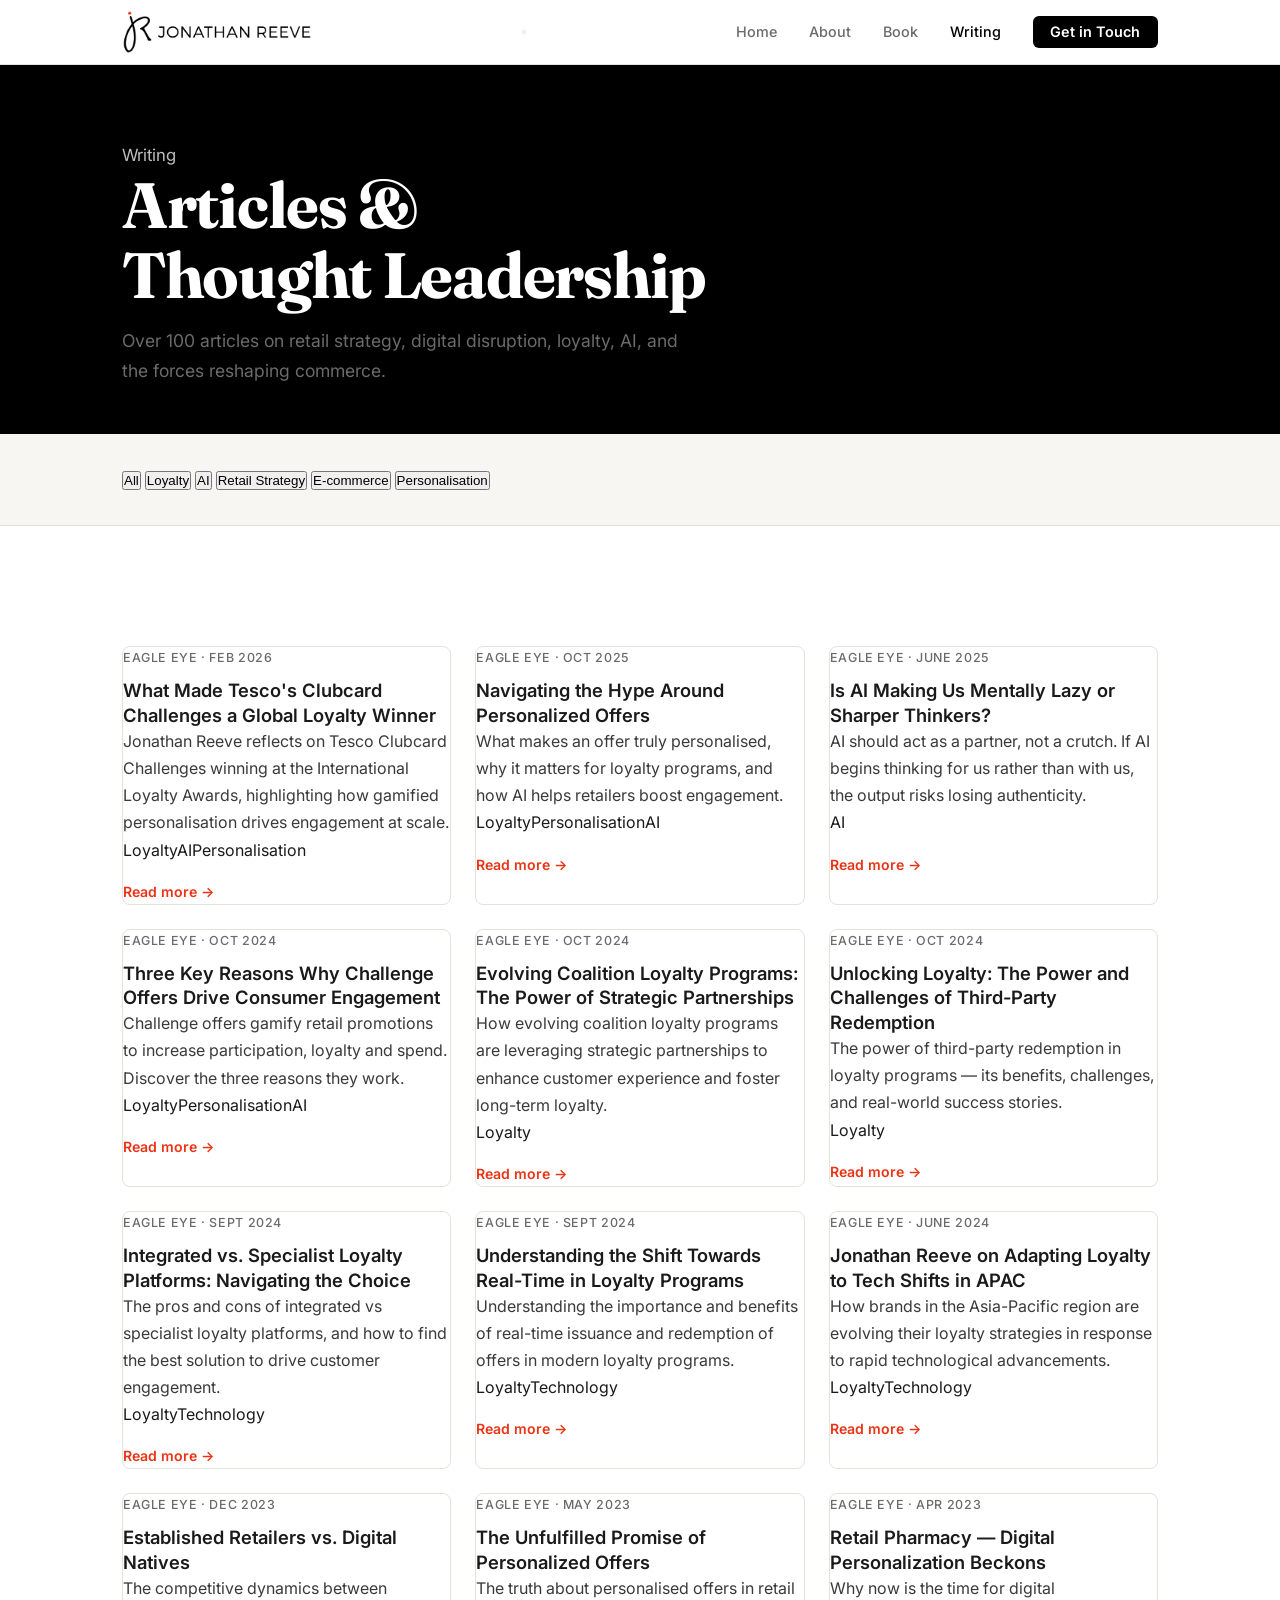
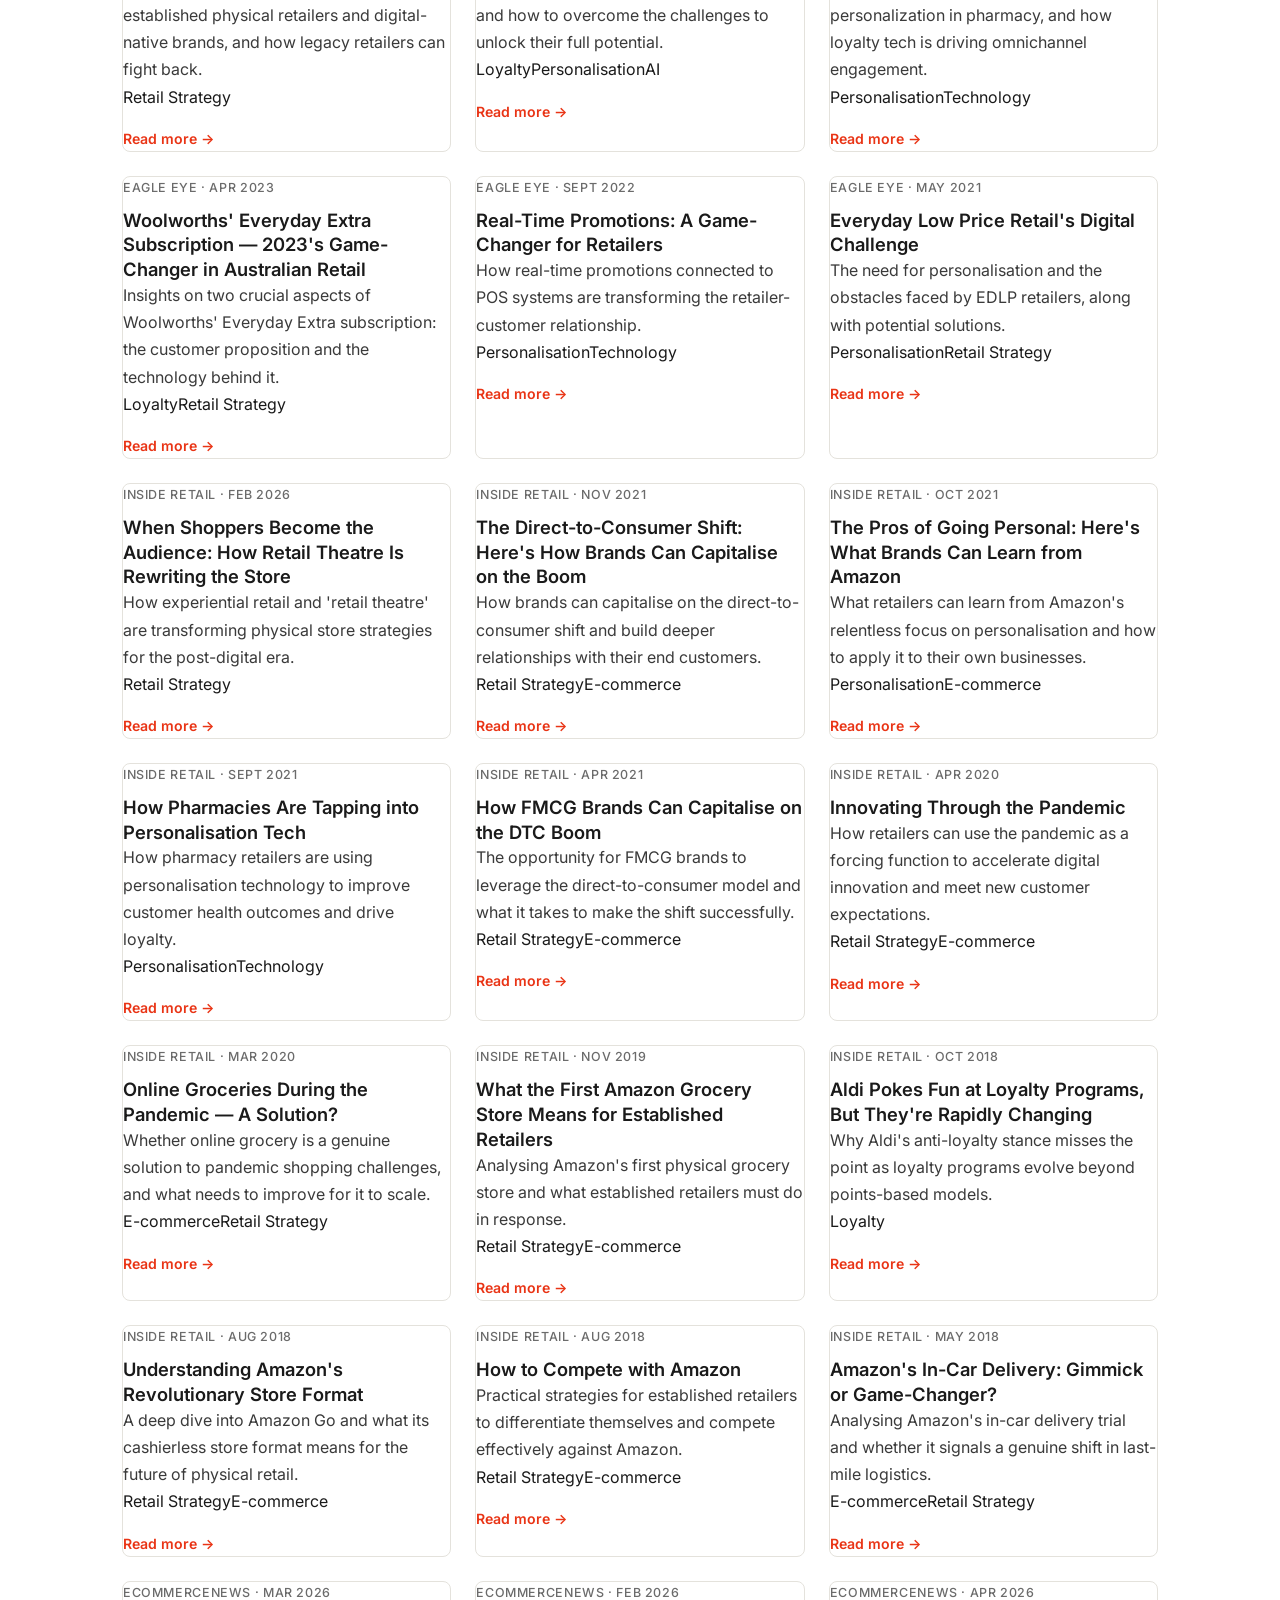
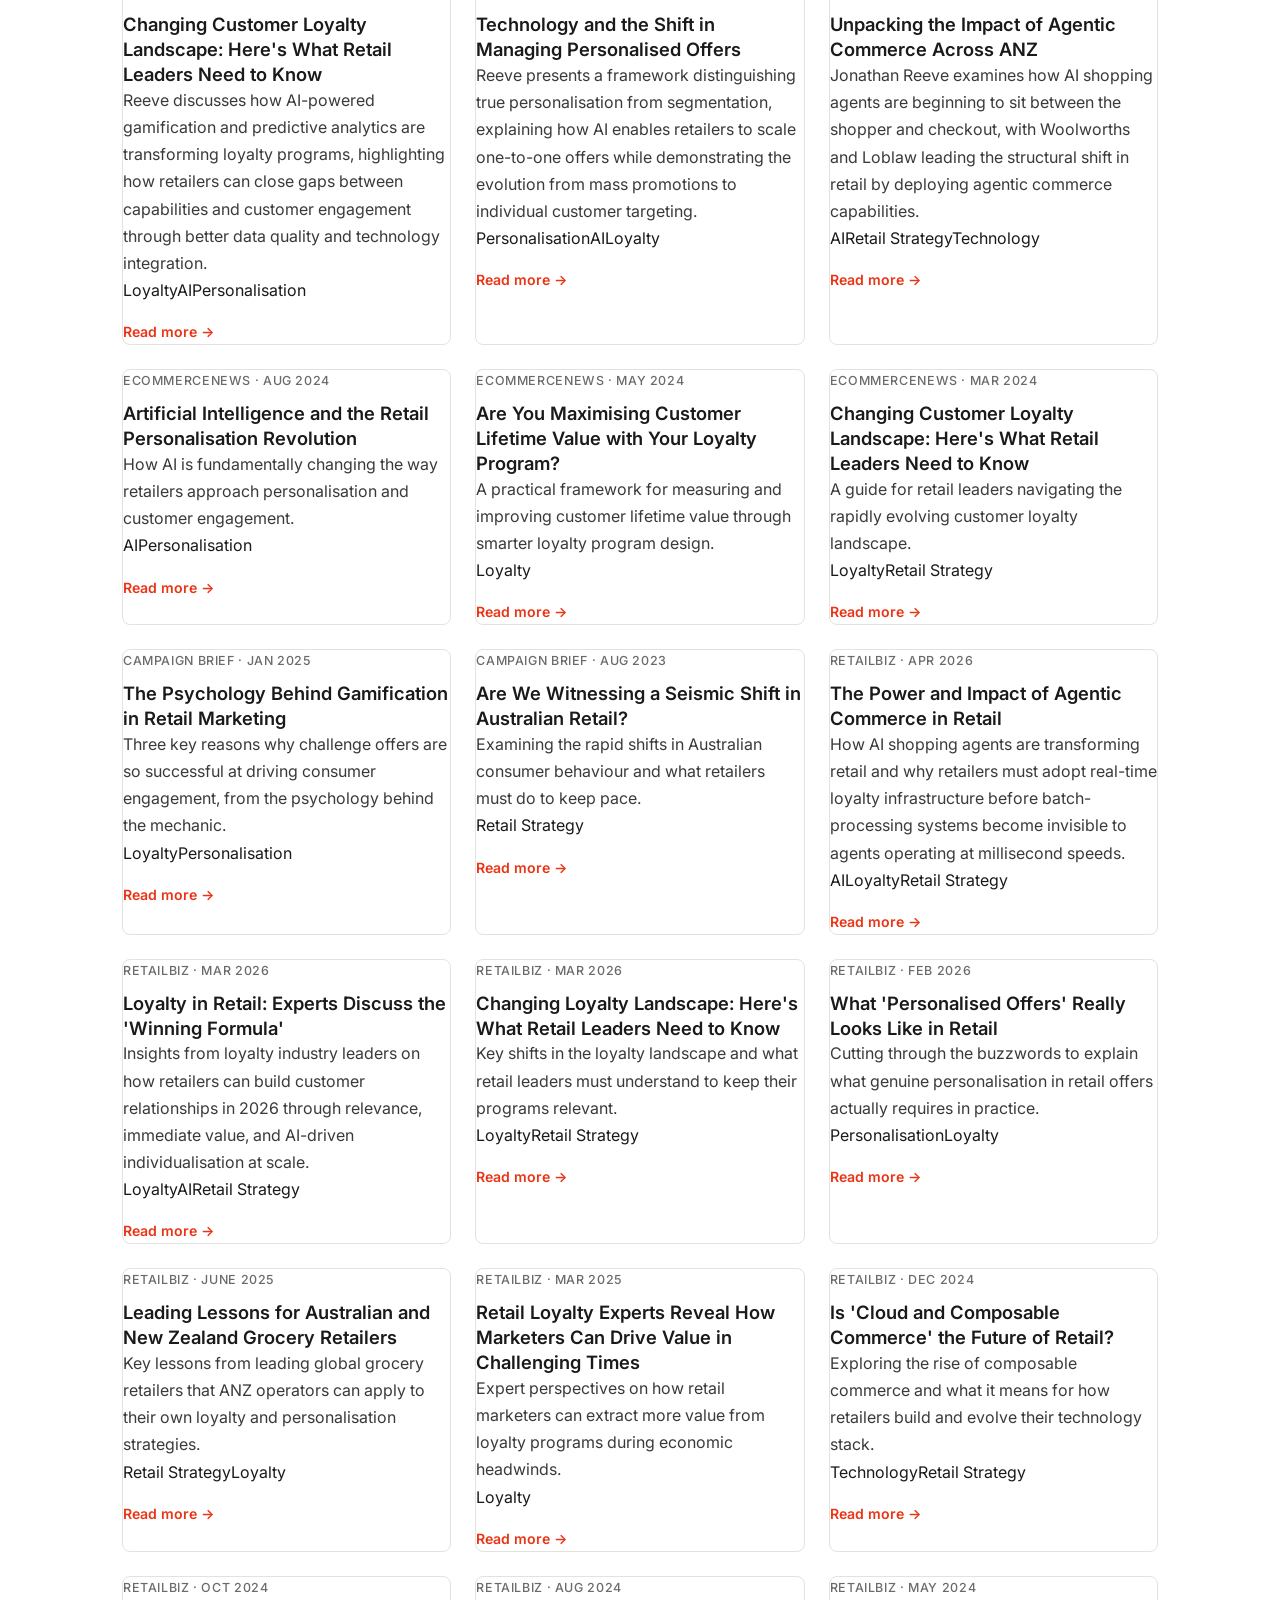
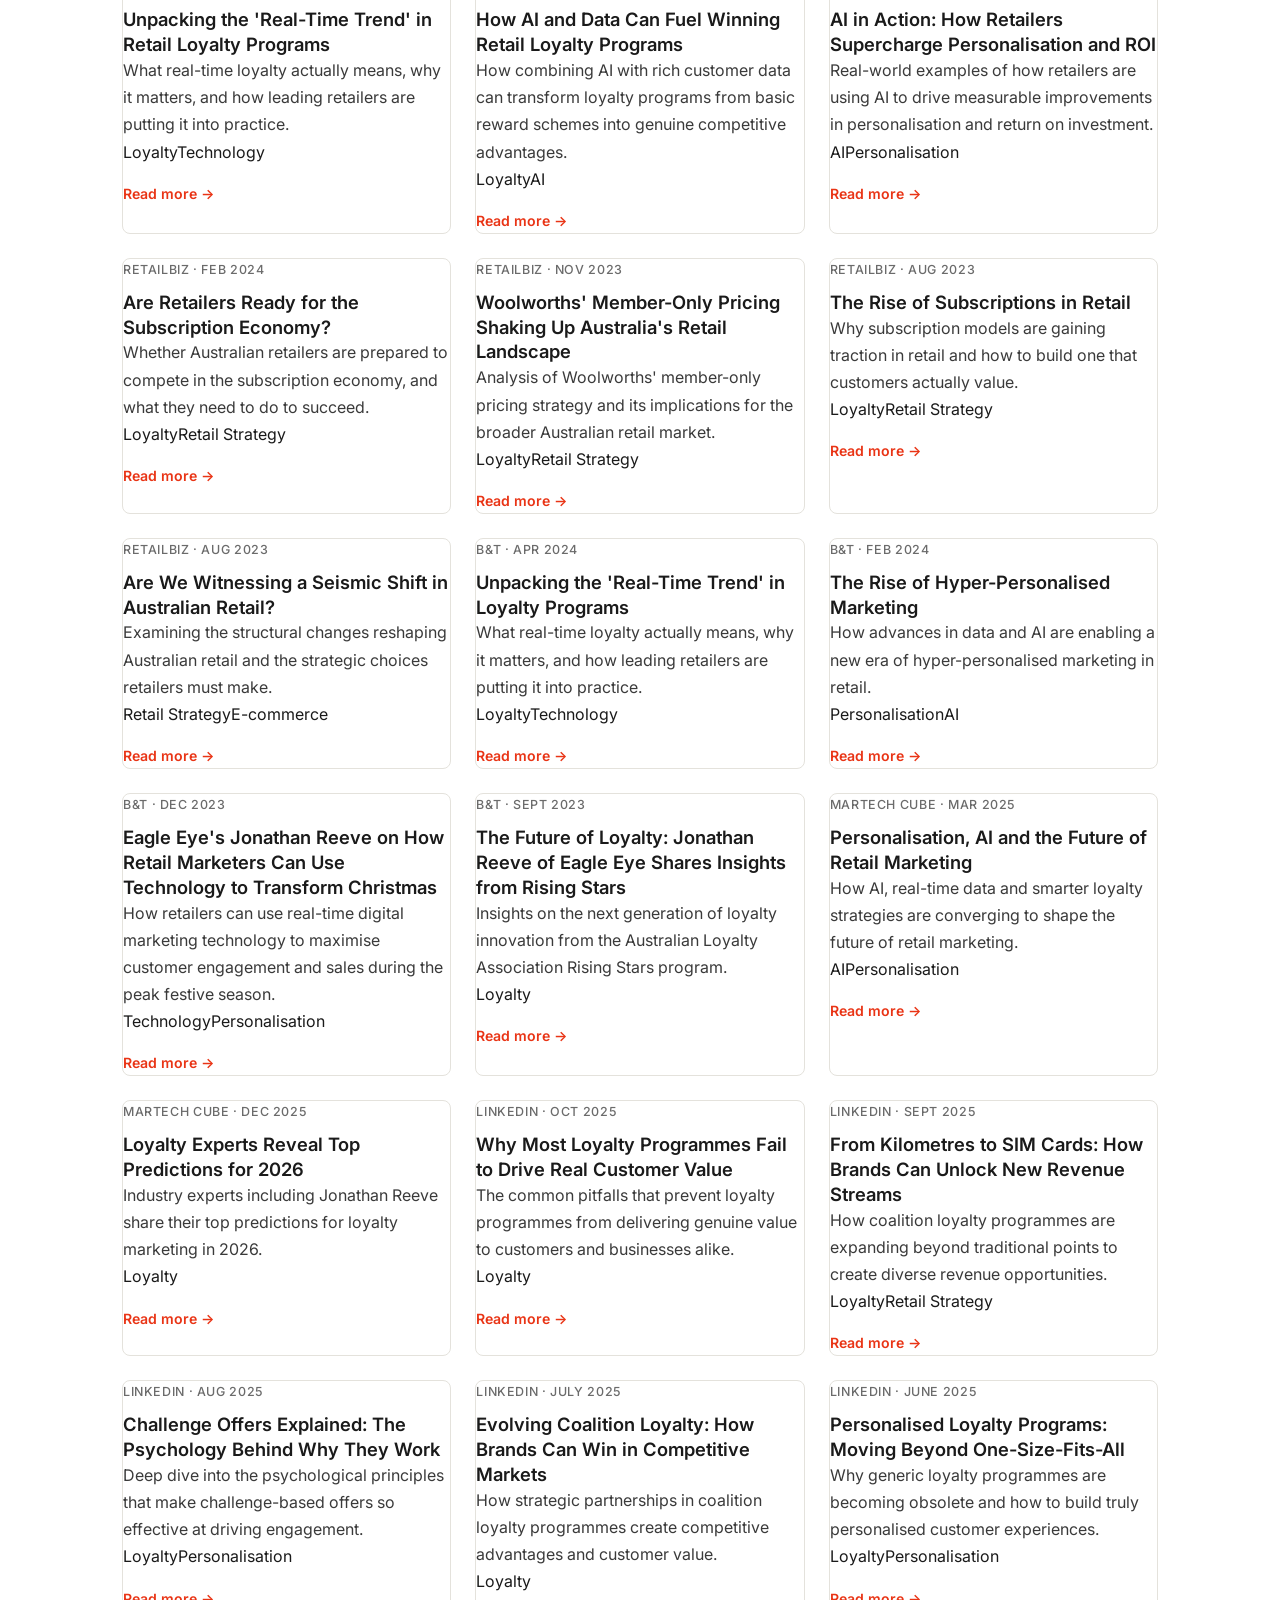
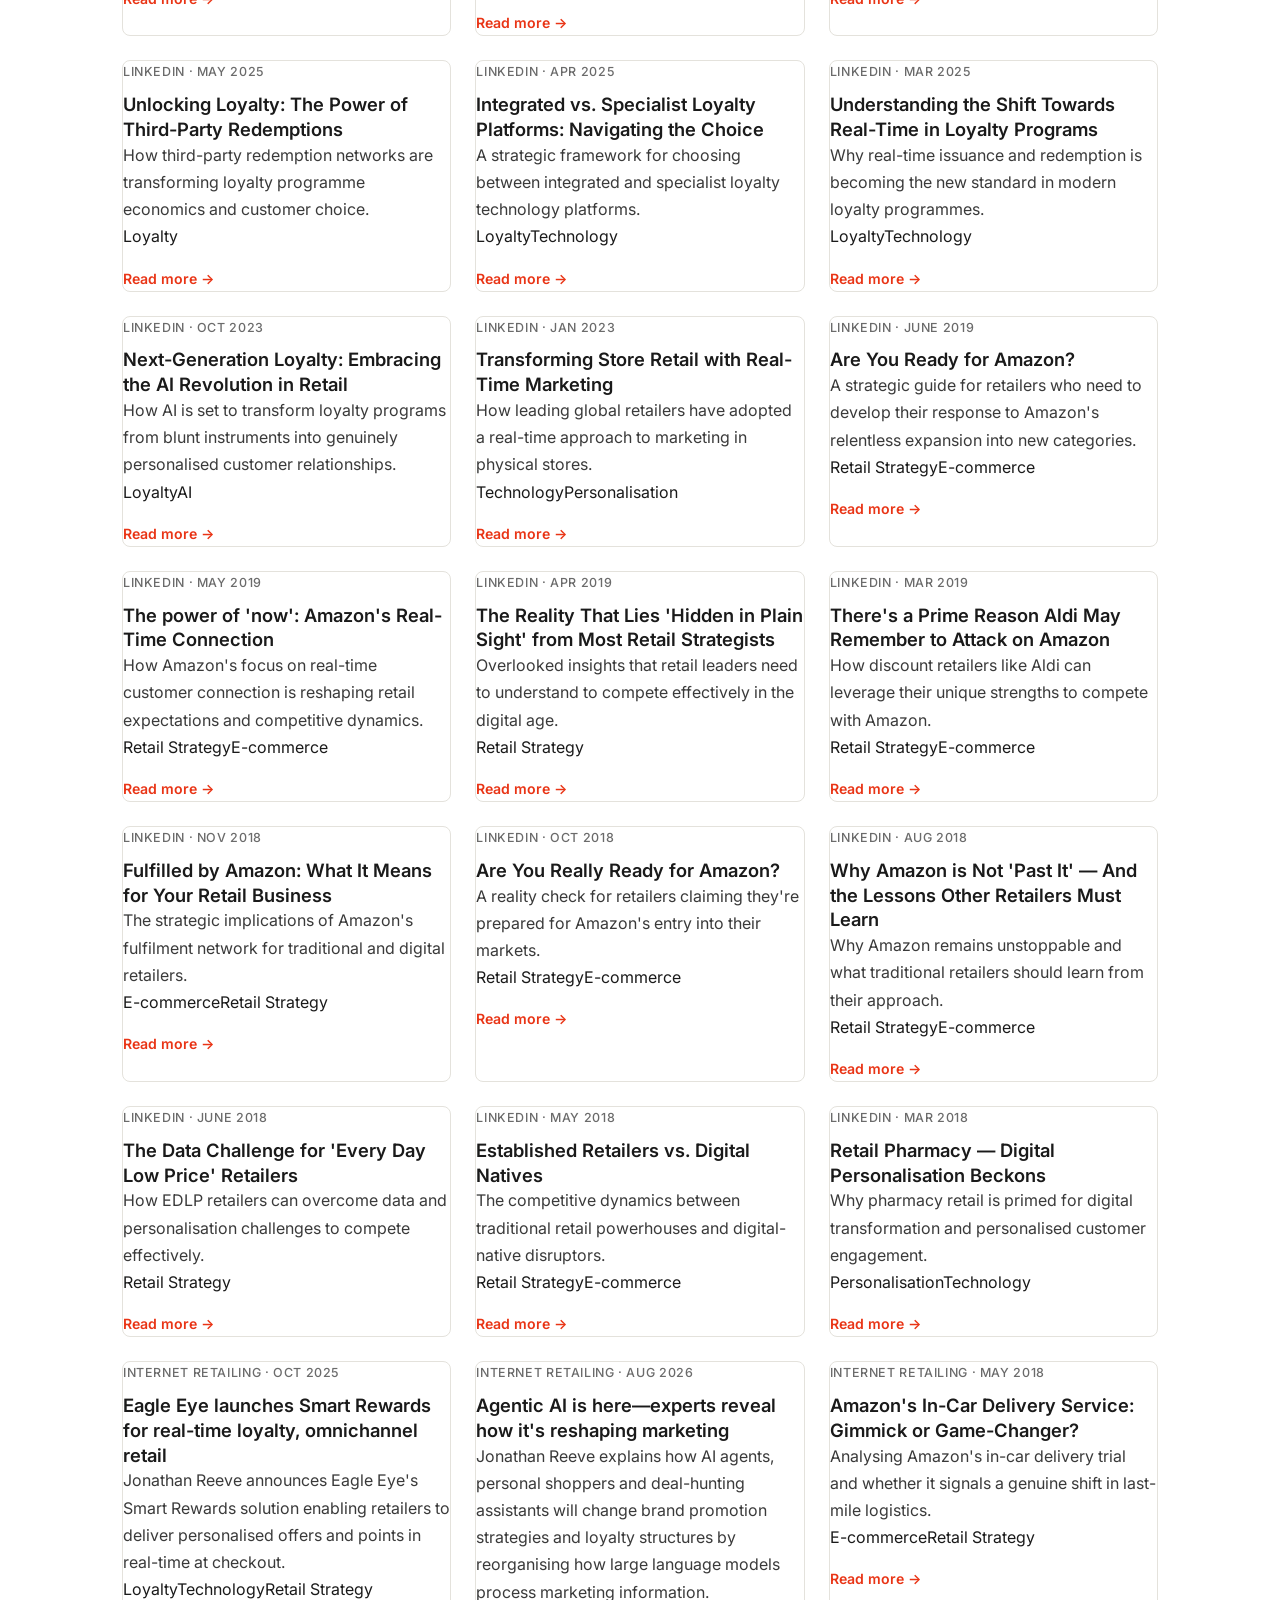
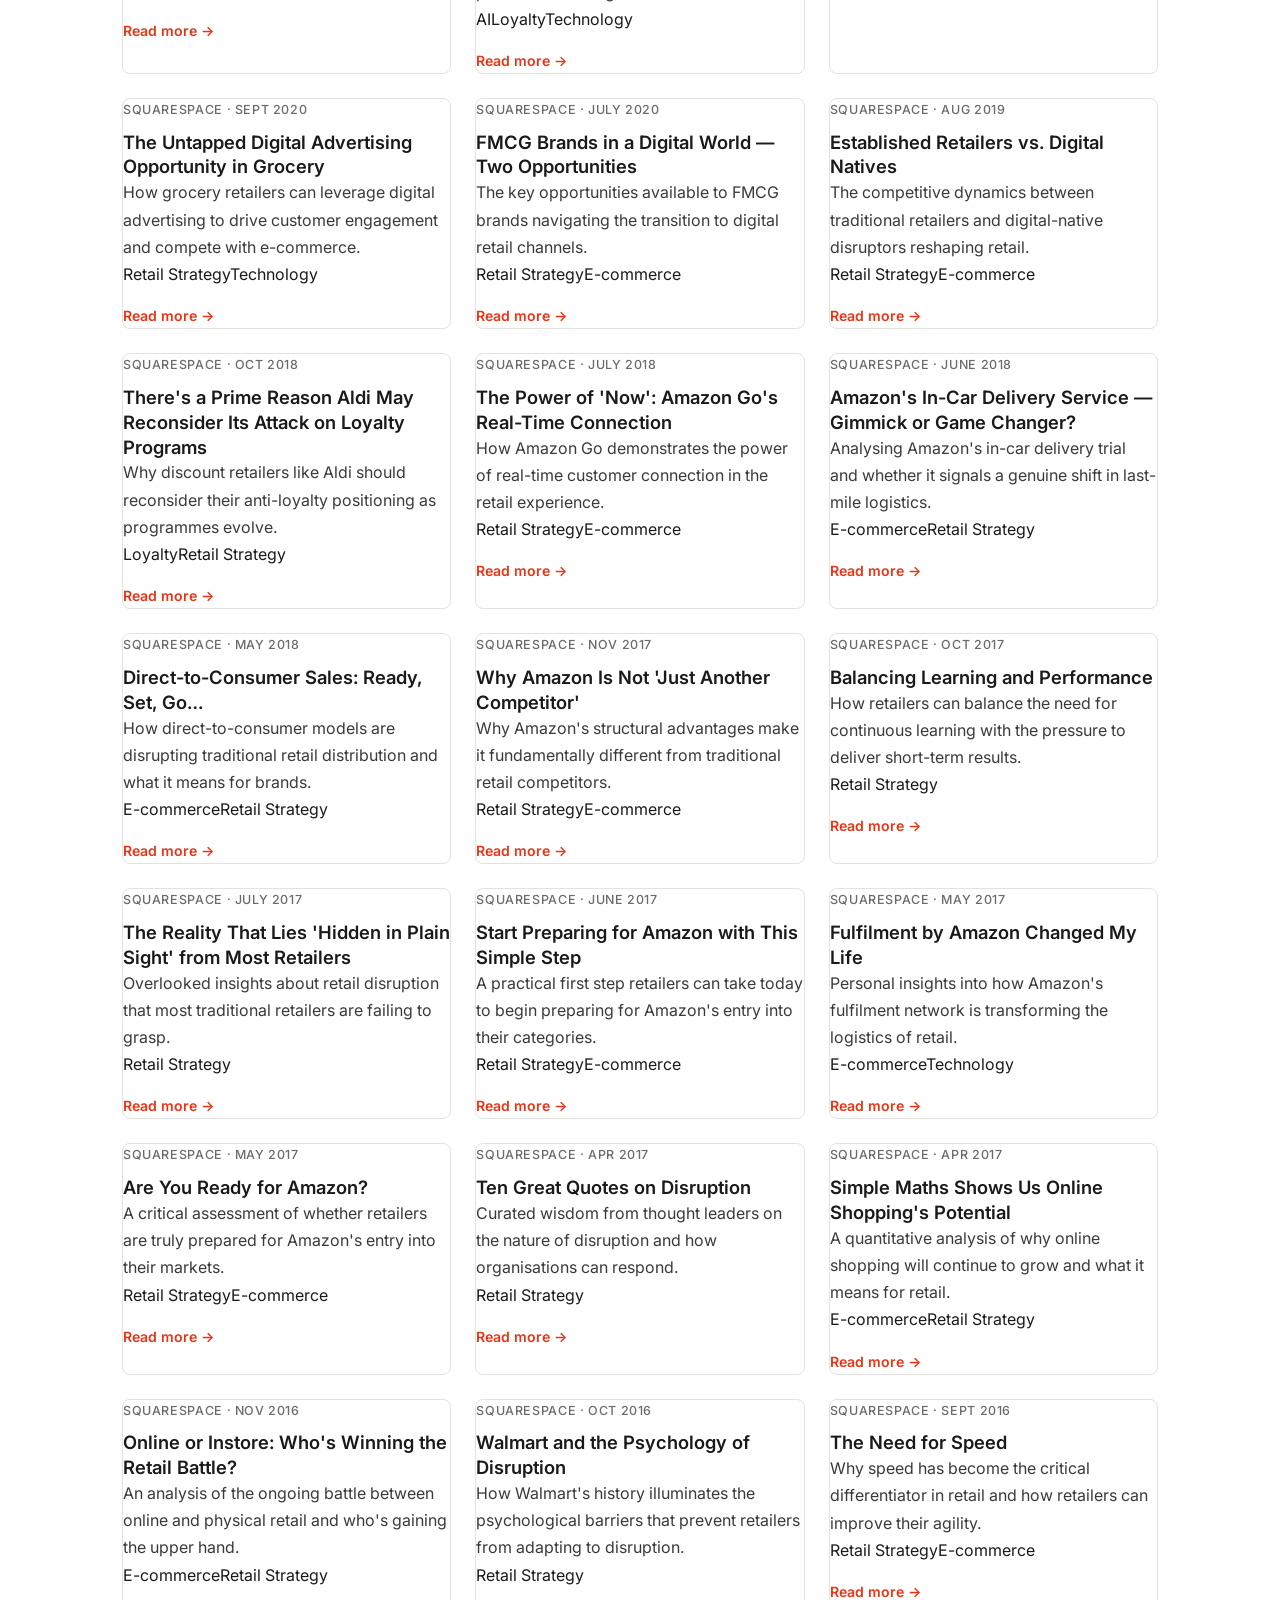
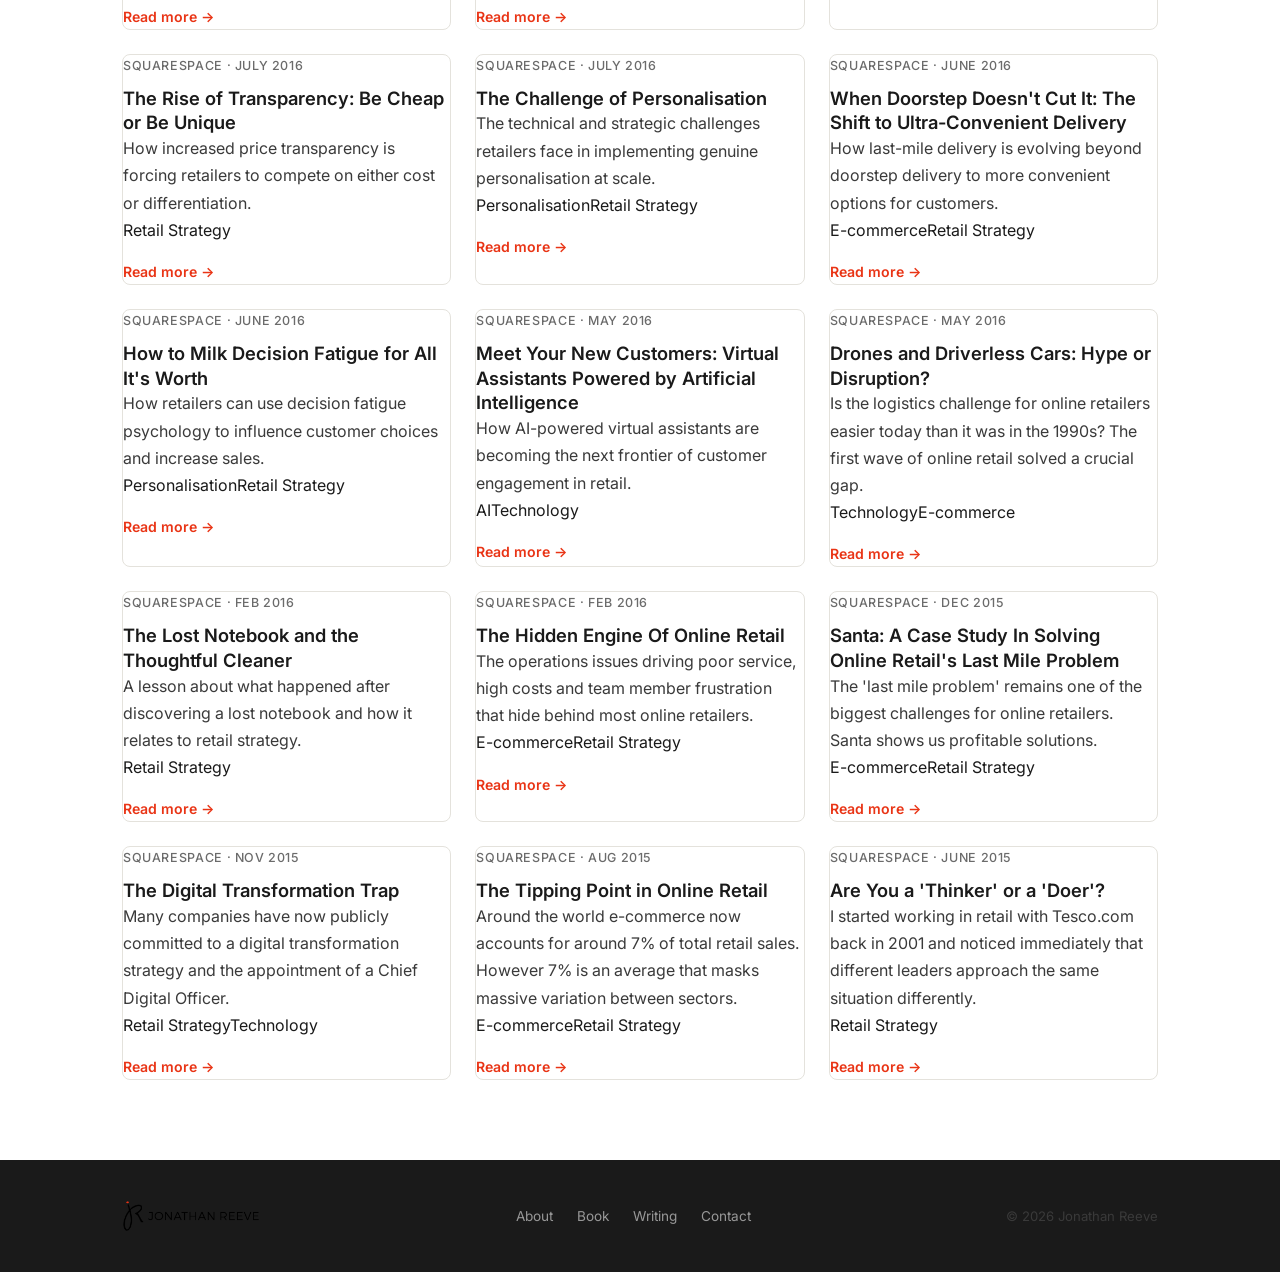
<file: blog.html>
<!DOCTYPE html>
<html lang="en">
<head>
  <meta charset="UTF-8" />
  <meta name="viewport" content="width=device-width, initial-scale=1.0" />
  <title>Writing — Jonathan Reeve</title>
  <meta name="description" content="Articles and thought leadership from Jonathan Reeve on retail strategy, digital disruption, loyalty, AI, and the future of commerce." />
  <link rel="preconnect" href="https://fonts.googleapis.com" />
  <link rel="preconnect" href="https://fonts.gstatic.com" crossorigin />
  <link href="https://fonts.googleapis.com/css2?family=Fraunces:ital,opsz,wght@0,9..144,400;0,9..144,700;1,9..144,400&family=Inter:wght@400;500;600;700&display=swap" rel="stylesheet" />
  <link rel="stylesheet" href="style.css" />
  <link rel="icon" type="image/png" sizes="32x32" href="favicon-32.png" />
  <link rel="apple-touch-icon" href="apple-touch-icon.png" />
</head>
<body>

  <!-- NAV -->
  <nav class="nav">
    <div class="nav-inner container">
      <a href="index.html" class="nav-logo">
        <img src="logo.png" alt="Jonathan Reeve" height="36" />
      </a>
      <button class="nav-toggle" aria-label="Toggle menu" aria-expanded="false">
        <span></span><span></span><span></span>
      </button>
      <ul class="nav-links">
        <li><a href="index.html">Home</a></li>
        <li><a href="about.html">About</a></li>
        <li><a href="book.html">Book</a></li>
        <li><a href="blog.html" class="active">Writing</a></li>
        <li><a href="contact.html" class="nav-cta">Get in Touch</a></li>
      </ul>
    </div>
  </nav>

  <!-- PAGE HERO -->
  <header class="page-hero">
    <div class="container">
      <p class="eyebrow">Writing</p>
      <h1>Articles &amp;<br>Thought Leadership</h1>
      <p style="color: var(--text-muted); margin-top: 1rem; max-width: 560px; font-size: 1.1rem;">Over 100 articles on retail strategy, digital disruption, loyalty, AI, and the forces reshaping commerce.</p>
    </div>
  </header>

  <!-- FILTER BAR -->
  <section style="padding: 2rem 0; background: var(--bg-alt); border-bottom: 1px solid var(--border);">
    <div class="container">
      <div class="filter-bar" id="filterBar">
        <button class="filter-btn active" data-filter="all">All</button>
        <button class="filter-btn" data-filter="Loyalty">Loyalty</button>
        <button class="filter-btn" data-filter="AI">AI</button>
        <button class="filter-btn" data-filter="Retail Strategy">Retail Strategy</button>
        <button class="filter-btn" data-filter="E-commerce">E-commerce</button>
        <button class="filter-btn" data-filter="Personalisation">Personalisation</button>
      </div>
    </div>
  </section>

  <!-- ARTICLES GRID -->
  <section class="section">
    <div class="container">
      <div class="articles-grid" id="articlesGrid">
        <!-- Populated by JS -->
      </div>
    </div>
  </section>

  <!-- FOOTER -->
  <footer class="footer">
    <div class="container footer-inner">
      <a href="index.html" class="footer-logo">
        <img src="logo.png" alt="Jonathan Reeve" height="32" />
      </a>
      <ul class="footer-links">
        <li><a href="about.html">About</a></li>
        <li><a href="book.html">Book</a></li>
        <li><a href="blog.html">Writing</a></li>
        <li><a href="contact.html">Contact</a></li>
      </ul>
      <p class="footer-copy">&copy; 2026 Jonathan Reeve</p>
    </div>
  </footer>

  <script src="articles.js"></script>
  <script>
    const toggle = document.querySelector('.nav-toggle');
    const links = document.querySelector('.nav-links');
    toggle?.addEventListener('click', () => {
      const open = links.classList.toggle('open');
      toggle.setAttribute('aria-expanded', open);
    });

    function fmtDate(str) {
      const d = new Date(str);
      return d.toLocaleDateString('en-AU', { month: 'short', year: 'numeric' });
    }

    function renderArticles(filter) {
      const grid = document.getElementById('articlesGrid');
      const filtered = filter === 'all'
        ? ARTICLES
        : ARTICLES.filter(a => a.categories.includes(filter));

      if (filtered.length === 0) {
        grid.innerHTML = '<p style="color:var(--text-muted)">No articles found for this category.</p>';
        return;
      }

      grid.innerHTML = filtered.map(a => `
        <article class="article-card">
          <div class="article-meta">
            <span class="article-pub">${a.publication}</span>
            <span class="article-date">&middot; ${fmtDate(a.date)}</span>
          </div>
          <h3 class="article-title"><a href="${a.url}" target="_blank" rel="noopener">${a.title}</a></h3>
          <p class="article-summary">${a.summary}</p>
          <div class="article-tags">
            ${a.categories.map(c => `<span class="tag">${c}</span>`).join('')}
          </div>
          <a href="${a.url}" target="_blank" rel="noopener" class="article-link">Read more &rarr;</a>
        </article>
      `).join('');
    }

    document.getElementById('filterBar').addEventListener('click', e => {
      const btn = e.target.closest('.filter-btn');
      if (!btn) return;
      document.querySelectorAll('.filter-btn').forEach(b => b.classList.remove('active'));
      btn.classList.add('active');
      renderArticles(btn.dataset.filter);
    });

    renderArticles('all');
  </script>

</body>
</html>
</file>
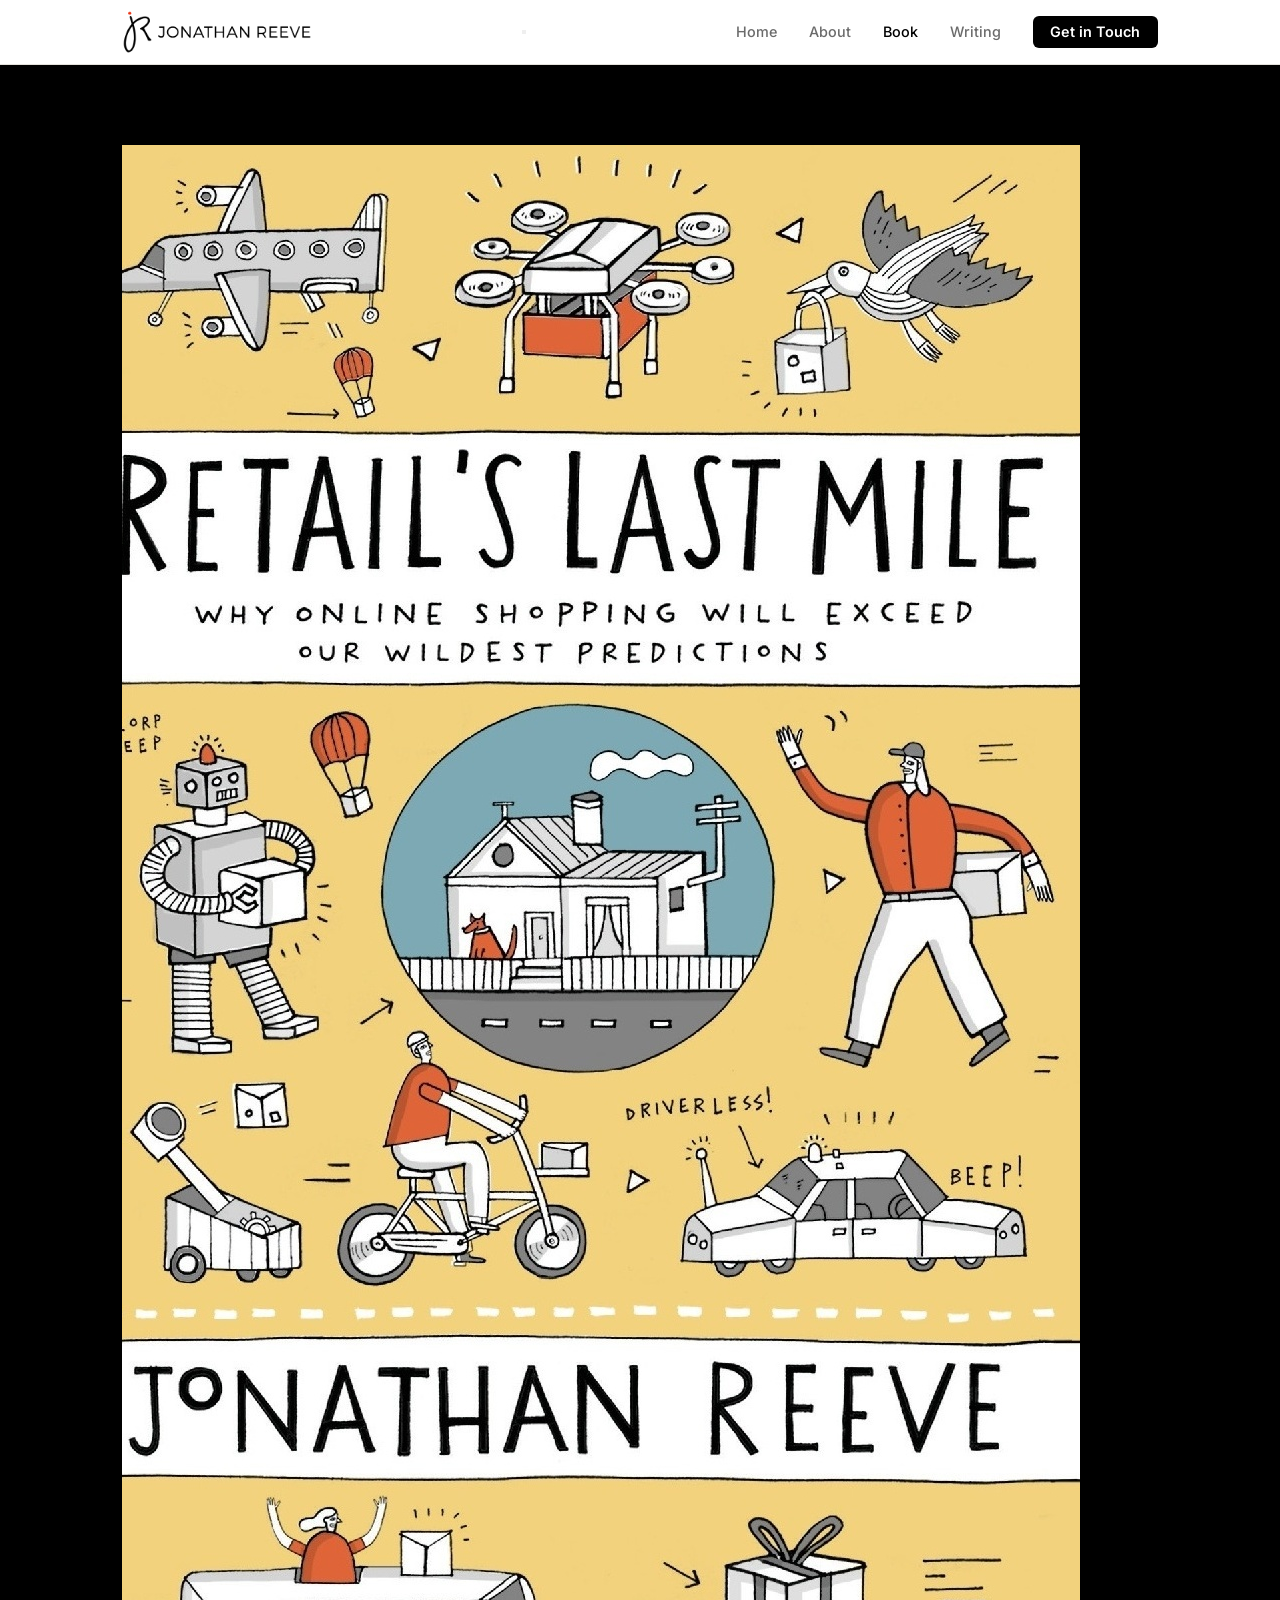
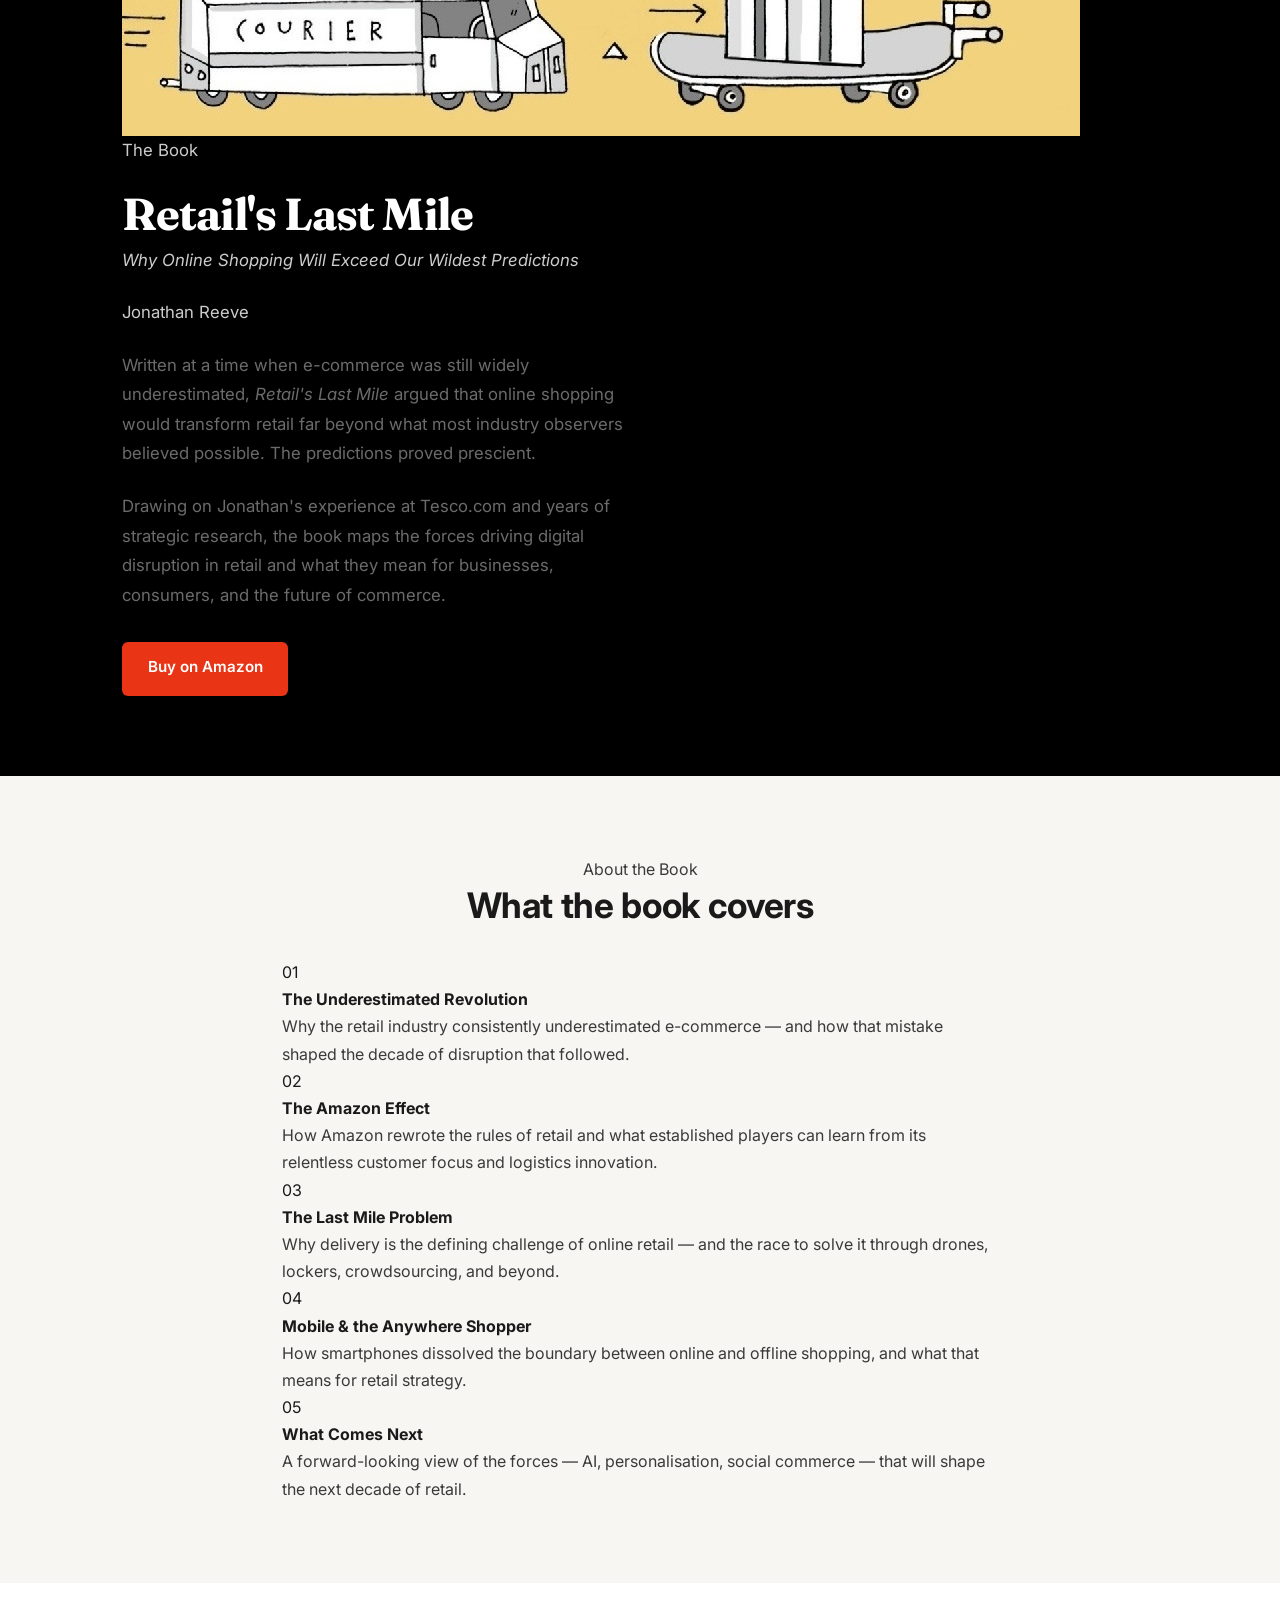
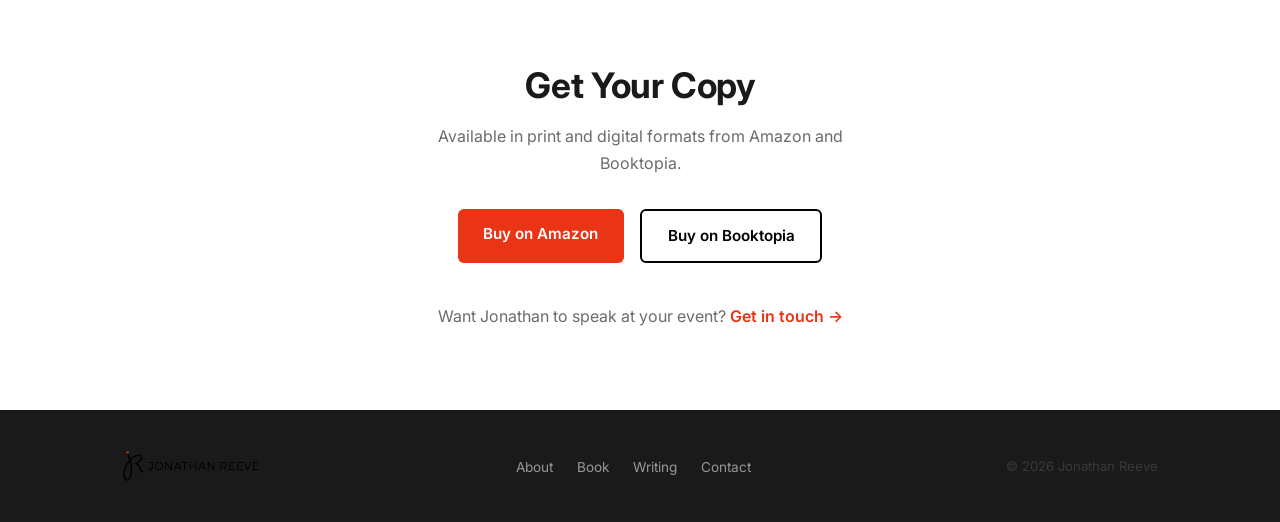
<file: book.html>
<!DOCTYPE html>
<html lang="en">
<head>
  <meta charset="UTF-8" />
  <meta name="viewport" content="width=device-width, initial-scale=1.0" />
  <title>Retail's Last Mile — Jonathan Reeve</title>
  <meta name="description" content="Retail's Last Mile by Jonathan Reeve — Why Online Shopping Will Exceed Our Wildest Predictions. Available now on Amazon and Booktopia." />
  <link rel="preconnect" href="https://fonts.googleapis.com" />
  <link rel="preconnect" href="https://fonts.gstatic.com" crossorigin />
  <link href="https://fonts.googleapis.com/css2?family=Fraunces:ital,opsz,wght@0,9..144,400;0,9..144,700;1,9..144,400&family=Inter:wght@400;500;600;700&display=swap" rel="stylesheet" />
  <link rel="stylesheet" href="style.css" />
  <link rel="icon" type="image/png" sizes="32x32" href="favicon-32.png" />
  <link rel="apple-touch-icon" href="apple-touch-icon.png" />
</head>
<body>

  <!-- NAV -->
  <nav class="nav">
    <div class="nav-inner container">
      <a href="index.html" class="nav-logo">
        <img src="logo.png" alt="Jonathan Reeve" height="36" />
      </a>
      <button class="nav-toggle" aria-label="Toggle menu" aria-expanded="false">
        <span></span><span></span><span></span>
      </button>
      <ul class="nav-links">
        <li><a href="index.html">Home</a></li>
        <li><a href="about.html">About</a></li>
        <li><a href="book.html" class="active">Book</a></li>
        <li><a href="blog.html">Writing</a></li>
        <li><a href="contact.html" class="nav-cta">Get in Touch</a></li>
      </ul>
    </div>
  </nav>

  <!-- BOOK HERO -->
  <section class="section book-hero" style="padding: 5rem 0;">
    <div class="container">
      <div class="book-layout">
        <div class="book-cover-wrap">
          <img src="book-cover.jpg" alt="Retail's Last Mile book cover" class="book-cover-img" />
        </div>
        <div class="book-info">
          <p class="eyebrow">The Book</p>
          <h1>Retail's Last Mile</h1>
          <p class="book-subtitle">Why Online Shopping Will Exceed Our Wildest Predictions</p>
          <p class="book-author">Jonathan Reeve</p>
          <p style="color: var(--text-muted); margin: 1.5rem 0; font-size: 1.05rem; line-height: 1.75;">Written at a time when e-commerce was still widely underestimated, <em>Retail's Last Mile</em> argued that online shopping would transform retail far beyond what most industry observers believed possible. The predictions proved prescient.</p>
          <p style="color: var(--text-muted); margin-bottom: 2rem; font-size: 1.05rem; line-height: 1.75;">Drawing on Jonathan's experience at Tesco.com and years of strategic research, the book maps the forces driving digital disruption in retail and what they mean for businesses, consumers, and the future of commerce.</p>
          <div style="display: flex; gap: 1rem; flex-wrap: wrap;">
            <a href="https://www.amazon.com.au/s?k=retail%27s+last+mile+jonathan+reeve" target="_blank" rel="noopener" class="btn btn-primary">Buy on Amazon</a>
            <a href="https://www.booktopia.com.au/search.ep?q=retail%27s+last+mile+jonathan+reeve" target="_blank" rel="noopener" class="btn btn-outline">Buy on Booktopia</a>
          </div>
        </div>
      </div>
    </div>
  </section>

  <!-- ABOUT THE BOOK -->
  <section class="section" style="background: var(--bg-alt);">
    <div class="container" style="max-width: 780px;">
      <p class="eyebrow" style="text-align: center;">About the Book</p>
      <h2 style="text-align: center; margin-bottom: 2rem;">What the book covers</h2>
      <div class="book-chapters">
        <div class="chapter-item">
          <div class="chapter-num">01</div>
          <div>
            <strong>The Underestimated Revolution</strong>
            <p>Why the retail industry consistently underestimated e-commerce — and how that mistake shaped the decade of disruption that followed.</p>
          </div>
        </div>
        <div class="chapter-item">
          <div class="chapter-num">02</div>
          <div>
            <strong>The Amazon Effect</strong>
            <p>How Amazon rewrote the rules of retail and what established players can learn from its relentless customer focus and logistics innovation.</p>
          </div>
        </div>
        <div class="chapter-item">
          <div class="chapter-num">03</div>
          <div>
            <strong>The Last Mile Problem</strong>
            <p>Why delivery is the defining challenge of online retail — and the race to solve it through drones, lockers, crowdsourcing, and beyond.</p>
          </div>
        </div>
        <div class="chapter-item">
          <div class="chapter-num">04</div>
          <div>
            <strong>Mobile &amp; the Anywhere Shopper</strong>
            <p>How smartphones dissolved the boundary between online and offline shopping, and what that means for retail strategy.</p>
          </div>
        </div>
        <div class="chapter-item">
          <div class="chapter-num">05</div>
          <div>
            <strong>What Comes Next</strong>
            <p>A forward-looking view of the forces — AI, personalisation, social commerce — that will shape the next decade of retail.</p>
          </div>
        </div>
      </div>
    </div>
  </section>

  <!-- CTA -->
  <section class="section" style="text-align: center;">
    <div class="container">
      <h2>Get Your Copy</h2>
      <p style="color: var(--text-muted); margin: 1rem auto 2rem; max-width: 480px;">Available in print and digital formats from Amazon and Booktopia.</p>
      <div style="display: flex; gap: 1rem; justify-content: center; flex-wrap: wrap;">
        <a href="https://www.amazon.com.au/s?k=retail%27s+last+mile+jonathan+reeve" target="_blank" rel="noopener" class="btn btn-primary">Buy on Amazon</a>
        <a href="https://www.booktopia.com.au/search.ep?q=retail%27s+last+mile+jonathan+reeve" target="_blank" rel="noopener" class="btn btn-outline">Buy on Booktopia</a>
      </div>
      <p style="margin-top: 2.5rem; color: var(--text-muted);">Want Jonathan to speak at your event? <a href="contact.html" style="color: var(--accent); font-weight: 600;">Get in touch &rarr;</a></p>
    </div>
  </section>

  <!-- FOOTER -->
  <footer class="footer">
    <div class="container footer-inner">
      <a href="index.html" class="footer-logo">
        <img src="logo.png" alt="Jonathan Reeve" height="32" />
      </a>
      <ul class="footer-links">
        <li><a href="about.html">About</a></li>
        <li><a href="book.html">Book</a></li>
        <li><a href="blog.html">Writing</a></li>
        <li><a href="contact.html">Contact</a></li>
      </ul>
      <p class="footer-copy">&copy; 2026 Jonathan Reeve</p>
    </div>
  </footer>

  <script>
    const toggle = document.querySelector('.nav-toggle');
    const navLinks = document.querySelector('.nav-links');
    toggle?.addEventListener('click', () => {
      const open = navLinks.classList.toggle('open');
      toggle.setAttribute('aria-expanded', open);
    });
  </script>

</body>
</html>
</file>
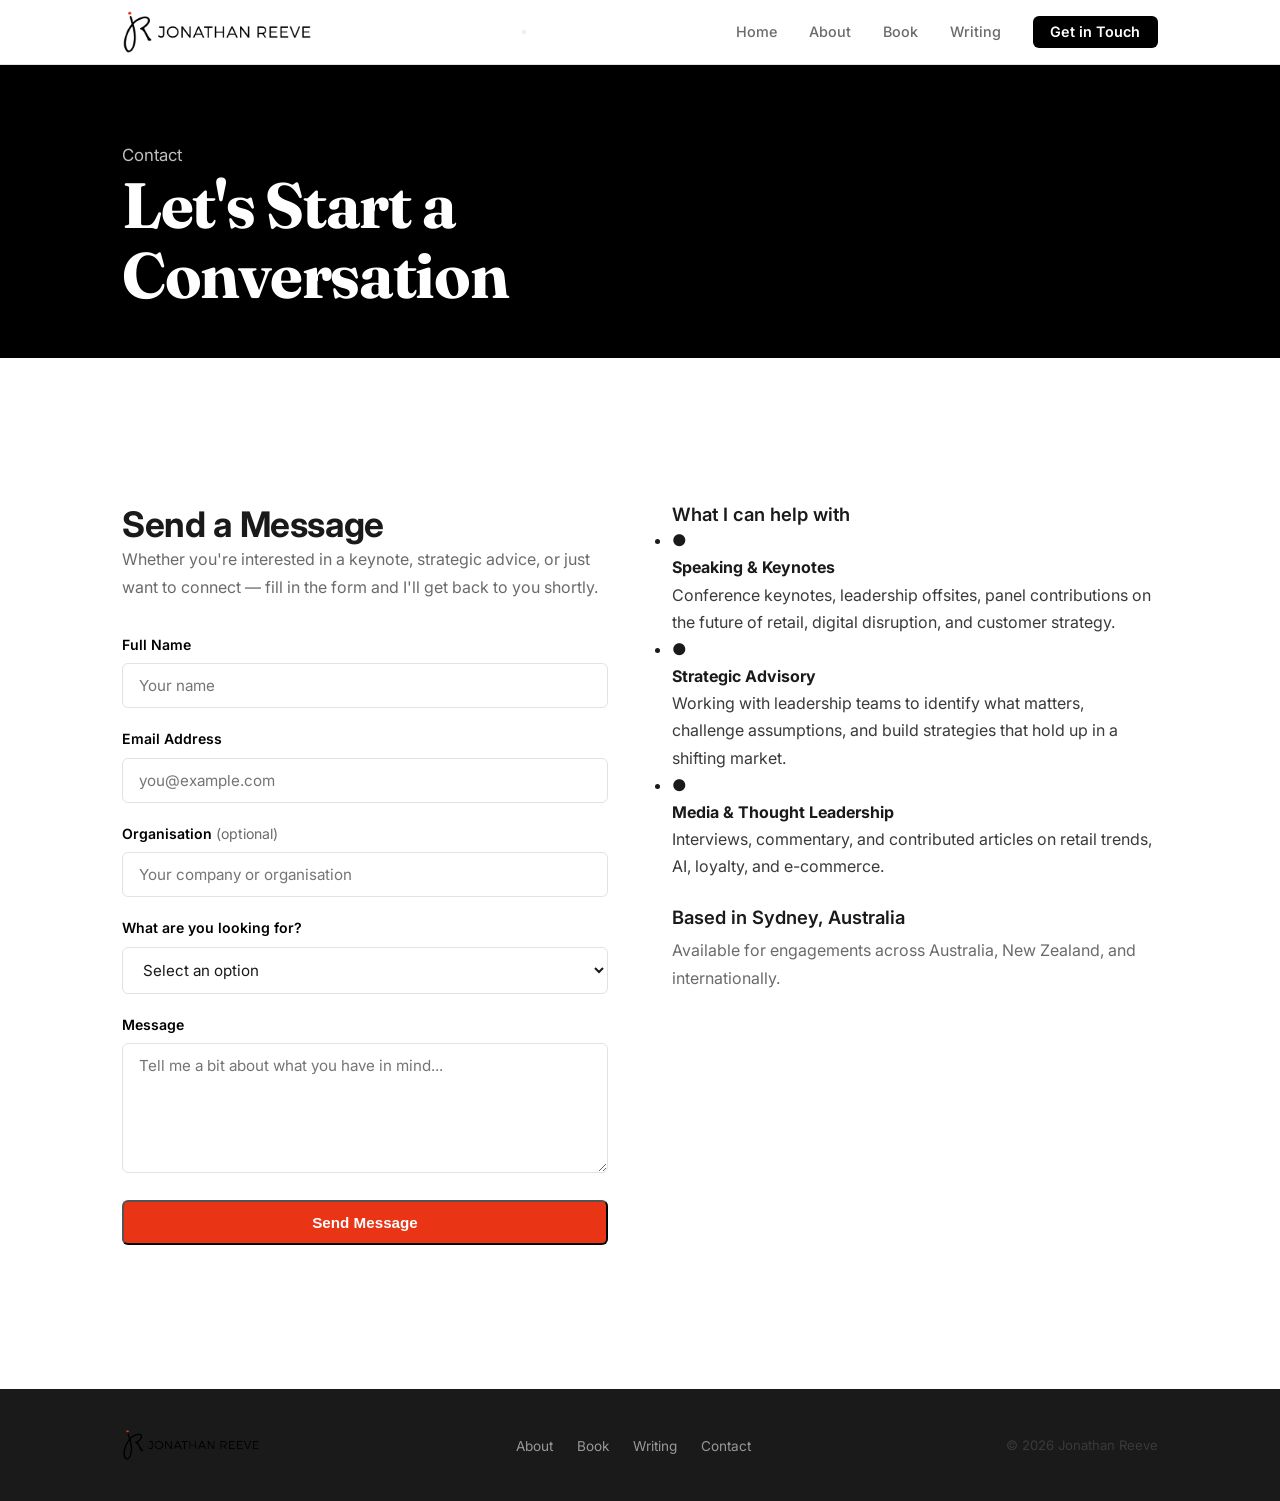
<file: contact.html>
<!DOCTYPE html>
<html lang="en">
<head>
  <meta charset="UTF-8" />
  <meta name="viewport" content="width=device-width, initial-scale=1.0" />
  <title>Get in Touch — Jonathan Reeve</title>
  <meta name="description" content="Contact Jonathan Reeve — retail strategist, author, and speaker available for keynotes, advisory work, and strategic conversations." />
  <link rel="preconnect" href="https://fonts.googleapis.com" />
  <link rel="preconnect" href="https://fonts.gstatic.com" crossorigin />
  <link href="https://fonts.googleapis.com/css2?family=Fraunces:ital,opsz,wght@0,9..144,400;0,9..144,700;1,9..144,400&family=Inter:wght@400;500;600;700&display=swap" rel="stylesheet" />
  <link rel="stylesheet" href="style.css" />
  <link rel="icon" type="image/png" sizes="32x32" href="favicon-32.png" />
  <link rel="apple-touch-icon" href="apple-touch-icon.png" />
</head>
<body>

  <!-- NAV -->
  <nav class="nav">
    <div class="nav-inner container">
      <a href="index.html" class="nav-logo">
        <img src="logo.png" alt="Jonathan Reeve" height="36" />
      </a>
      <button class="nav-toggle" aria-label="Toggle menu" aria-expanded="false">
        <span></span><span></span><span></span>
      </button>
      <ul class="nav-links">
        <li><a href="index.html">Home</a></li>
        <li><a href="about.html">About</a></li>
        <li><a href="book.html">Book</a></li>
        <li><a href="blog.html">Writing</a></li>
        <li><a href="contact.html" class="nav-cta active">Get in Touch</a></li>
      </ul>
    </div>
  </nav>

  <!-- PAGE HERO -->
  <header class="page-hero">
    <div class="container">
      <p class="eyebrow">Contact</p>
      <h1>Let's Start a<br>Conversation</h1>
    </div>
  </header>

  <!-- CONTACT SECTION -->
  <section class="section">
    <div class="container">
      <div class="contact-grid">

        <!-- FORM -->
        <div class="contact-form-wrap">
          <h2>Send a Message</h2>
          <p style="color: var(--text-muted); margin-bottom: 2rem;">Whether you're interested in a keynote, strategic advice, or just want to connect — fill in the form and I'll get back to you shortly.</p>
          <form class="contact-form" id="contactForm" novalidate>
            <div class="form-group">
              <label for="name">Full Name</label>
              <input type="text" id="name" name="name" placeholder="Your name" required />
            </div>
            <div class="form-group">
              <label for="email">Email Address</label>
              <input type="email" id="email" name="email" placeholder="you@example.com" required />
            </div>
            <div class="form-group">
              <label for="organisation">Organisation <span style="color:var(--text-muted); font-weight:400;">(optional)</span></label>
              <input type="text" id="organisation" name="organisation" placeholder="Your company or organisation" />
            </div>
            <div class="form-group">
              <label for="enquiry">What are you looking for?</label>
              <select id="enquiry" name="enquiry">
                <option value="">Select an option</option>
                <option value="speaking">Speaking &amp; Keynotes</option>
                <option value="advisory">Strategic Advisory</option>
                <option value="media">Media &amp; Podcast</option>
                <option value="general">General Enquiry</option>
              </select>
            </div>
            <div class="form-group">
              <label for="message">Message</label>
              <textarea id="message" name="message" rows="5" placeholder="Tell me a bit about what you have in mind..." required></textarea>
            </div>
            <button type="submit" class="btn btn-primary" style="width: 100%;">Send Message</button>
            <div id="formFeedback" style="display:none; margin-top:1rem; padding: 1rem; border-radius: var(--radius); text-align: center;"></div>
          </form>
        </div>

        <!-- SIDEBAR -->
        <div class="contact-sidebar">
          <div class="contact-info-card">
            <h3>What I can help with</h3>
            <ul class="contact-list">
              <li>
                <span class="contact-icon">&#9679;</span>
                <div>
                  <strong>Speaking &amp; Keynotes</strong>
                  <p>Conference keynotes, leadership offsites, panel contributions on the future of retail, digital disruption, and customer strategy.</p>
                </div>
              </li>
              <li>
                <span class="contact-icon">&#9679;</span>
                <div>
                  <strong>Strategic Advisory</strong>
                  <p>Working with leadership teams to identify what matters, challenge assumptions, and build strategies that hold up in a shifting market.</p>
                </div>
              </li>
              <li>
                <span class="contact-icon">&#9679;</span>
                <div>
                  <strong>Media &amp; Thought Leadership</strong>
                  <p>Interviews, commentary, and contributed articles on retail trends, AI, loyalty, and e-commerce.</p>
                </div>
              </li>
            </ul>
          </div>
          <div class="contact-info-card" style="margin-top: 1.5rem;">
            <h3>Based in Sydney, Australia</h3>
            <p style="color: var(--text-muted); margin-top: 0.5rem;">Available for engagements across Australia, New Zealand, and internationally.</p>
          </div>
        </div>

      </div>
    </div>
  </section>

  <!-- FOOTER -->
  <footer class="footer">
    <div class="container footer-inner">
      <a href="index.html" class="footer-logo">
        <img src="logo.png" alt="Jonathan Reeve" height="32" />
      </a>
      <ul class="footer-links">
        <li><a href="about.html">About</a></li>
        <li><a href="book.html">Book</a></li>
        <li><a href="blog.html">Writing</a></li>
        <li><a href="contact.html">Contact</a></li>
      </ul>
      <p class="footer-copy">&copy; 2026 Jonathan Reeve</p>
    </div>
  </footer>

  <script>
    const toggle = document.querySelector('.nav-toggle');
    const navLinks = document.querySelector('.nav-links');
    toggle?.addEventListener('click', () => {
      const open = navLinks.classList.toggle('open');
      toggle.setAttribute('aria-expanded', open);
    });

    document.getElementById('contactForm').addEventListener('submit', function(e) {
      e.preventDefault();
      const feedback = document.getElementById('formFeedback');
      const name = document.getElementById('name').value.trim();
      const email = document.getElementById('email').value.trim();
      const message = document.getElementById('message').value.trim();

      if (!name || !email || !message) {
        feedback.style.display = 'block';
        feedback.style.background = '#fff5f3';
        feedback.style.color = '#e93415';
        feedback.style.border = '1px solid #e93415';
        feedback.textContent = 'Please fill in your name, email, and message.';
        return;
      }

      feedback.style.display = 'block';
      feedback.style.background = '#f0fdf4';
      feedback.style.color = '#166534';
      feedback.style.border = '1px solid #bbf7d0';
      feedback.innerHTML = '<strong>Message sent!</strong> Thank you ' + name + ' — I'll be in touch soon.';
      this.reset();
    });
  </script>

</body>
</html>
</file>
<file: style.css>
/* ── TOKENS ──────────────────────────────────────────── */
:root {
  --navy:        #000000;
  --navy-light:  #1a1a1a;
  --accent:      #e93415;
  --accent-soft: #fff5f3;
  --text:        #1a1a1a;
  --text-muted:  #6b6b6b;
  --bg:          #ffffff;
  --bg-alt:      #f7f6f3;
  --border:      #e4e2dc;
  --max-w:       1100px;
  --radius:      6px;
}

/* ── RESET ───────────────────────────────────────────── */
*, *::before, *::after { box-sizing: border-box; margin: 0; padding: 0; }
html { scroll-behavior: smooth; }
body {
  font-family: 'Inter', system-ui, -apple-system, sans-serif;
  font-size: 1rem;
  line-height: 1.7;
  color: var(--text);
  background: var(--bg);
}
img { max-width: 100%; display: block; }
a { color: inherit; text-decoration: none; }

/* ── TYPOGRAPHY ──────────────────────────────────────── */
h1 { font-family: 'Fraunces', Georgia, serif; font-size: clamp(2.6rem, 5.5vw, 4rem); font-weight: 700; line-height: 1.1; letter-spacing: -0.02em; }
h2 { font-size: clamp(1.6rem, 3vw, 2.2rem); font-weight: 700; line-height: 1.25; letter-spacing: -0.01em; }
h3 { font-size: 1.15rem; font-weight: 600; line-height: 1.35; }
p  { color: #3a3a3a; }

/* ── LAYOUT ──────────────────────────────────────────── */
.container { max-width: var(--max-w); margin: 0 auto; padding: 0 2rem; }
.section { padding: 5rem 0; }
.section-alt { background: var(--bg-alt); }
.section-dark { background: var(--navy); color: #fff; }
.section-dark p { color: rgba(255,255,255,0.75); }
.section-label {
  font-size: 0.75rem;
  font-weight: 600;
  letter-spacing: 0.12em;
  text-transform: uppercase;
  color: var(--accent);
  margin-bottom: 0.75rem;
}
.section-dark .section-label { color: #ff6b5a; }

/* ── NAV ─────────────────────────────────────────────── */
nav {
  position: sticky;
  top: 0;
  z-index: 100;
  background: rgba(255,255,255,0.96);
  backdrop-filter: blur(8px);
  border-bottom: 1px solid var(--border);
}
.nav-inner {
  max-width: var(--max-w);
  margin: 0 auto;
  padding: 0 2rem;
  height: 64px;
  display: flex;
  align-items: center;
  justify-content: space-between;
  position: relative;
}
.nav-logo {
  display: flex;
  align-items: center;
  z-index: 2;
}
.nav-logo img {
  height: 44px;
  width: auto;
  display: block;
}
.footer-logo-img {
  height: 28px;
  width: auto;
  display: block;
  filter: brightness(0) invert(1);
  opacity: 0.8;
}
.nav-links { display: flex; gap: 2rem; list-style: none; align-items: center; }
.nav-links a {
  font-size: 0.9rem;
  font-weight: 500;
  color: var(--text-muted);
  transition: color 0.2s;
}
.nav-links a:hover,
.nav-links a.active { color: var(--navy); }
.nav-cta {
  background: var(--navy);
  color: #fff !important;
  padding: 0.45rem 1.1rem;
  border-radius: var(--radius);
  font-weight: 600 !important;
  transition: background 0.2s !important;
}
.nav-cta:hover { background: var(--navy-light) !important; }

/* ── HAMBURGER ───────────────────────────────────────── */
.nav-hamburger {
  display: none;
  flex-direction: column;
  gap: 5px;
  cursor: pointer;
  padding: 6px;
  background: none;
  border: none;
  z-index: 102;
}
.nav-hamburger span {
  display: block;
  width: 24px;
  height: 2px;
  background: var(--navy);
  border-radius: 2px;
  transition: all 0.3s ease;
}
.nav-hamburger.open span:nth-child(1) { transform: translateY(7px) rotate(45deg); }
.nav-hamburger.open span:nth-child(2) { opacity: 0; transform: scaleX(0); }
.nav-hamburger.open span:nth-child(3) { transform: translateY(-7px) rotate(-45deg); }

/* ── BUTTONS ─────────────────────────────────────────── */
.btn {
  display: inline-block;
  padding: 0.75rem 1.6rem;
  border-radius: var(--radius);
  font-weight: 600;
  font-size: 0.95rem;
  transition: all 0.2s;
  cursor: pointer;
}
.btn-primary { background: var(--accent); color: #fff; }
.btn-primary:hover { background: #c7280f; }
.btn-outline { border: 2px solid var(--navy); color: var(--navy); }
.btn-outline:hover { background: var(--navy); color: #fff; }
.btn-white { border: 2px solid rgba(255,255,255,0.6); color: #fff; }
.btn-white:hover { background: rgba(255,255,255,0.15); }
.btn-group { display: flex; flex-wrap: wrap; gap: 1rem; margin-top: 2rem; }

/* ── HERO ────────────────────────────────────────────── */
.hero {
  background: var(--navy);
  color: #fff;
  padding: 6rem 0 5rem;
}
.hero p { color: rgba(255,255,255,0.78); }
.hero-grid {
  display: grid;
  grid-template-columns: 1fr 340px;
  gap: 4rem;
  align-items: center;
}
.hero-eyebrow {
  font-size: 0.8rem;
  font-weight: 600;
  letter-spacing: 0.12em;
  text-transform: uppercase;
  color: #ff6b5a;
  margin-bottom: 1rem;
}
.hero h1 { color: #fff; margin-bottom: 1.2rem; }
.hero-sub { font-size: 1.15rem; max-width: 520px; }
.hero-photo {
  width: 100%;
  aspect-ratio: 3/4;
  border-radius: 8px;
  overflow: hidden;
  background: var(--navy-light);
  display: flex;
  align-items: center;
  justify-content: center;
}
.hero-photo img { width: 100%; height: 100%; object-fit: cover; object-position: center top; }

/* ── INTRO STRIP ─────────────────────────────────────── */
.intro-strip {
  background: var(--accent-soft);
  padding: 2.5rem 0;
  border-bottom: 1px solid var(--border);
}
.intro-strip .container {
  display: flex;
  gap: 3rem;
  flex-wrap: wrap;
  align-items: center;
  justify-content: space-between;
}
.intro-stat { text-align: center; }
.intro-stat strong { display: block; font-size: 1.8rem; font-weight: 700; color: var(--navy); line-height: 1; margin-bottom: 0.3rem; }
.intro-stat span { font-size: 0.85rem; color: var(--text-muted); font-weight: 500; }

/* ── EXPERTISE CARDS ─────────────────────────────────── */
.cards-grid {
  display: grid;
  grid-template-columns: repeat(auto-fit, minmax(260px, 1fr));
  gap: 1.5rem;
  margin-top: 2.5rem;
}
.card {
  background: var(--bg);
  border: 1px solid var(--border);
  border-radius: 8px;
  padding: 2rem;
  transition: box-shadow 0.2s, border-color 0.2s;
}
.card:hover { border-color: var(--accent); box-shadow: 0 4px 20px rgba(0,0,0,0.07); }
.card-icon {
  width: 40px;
  height: 40px;
  margin-bottom: 1.25rem;
  color: var(--accent);
}
.card-icon svg { width: 100%; height: 100%; }
.card h3 { color: var(--navy); margin-bottom: 0.5rem; }
.card p { font-size: 0.92rem; }

/* ── BOOK CTA ────────────────────────────────────────── */
.book-cta-grid {
  display: grid;
  grid-template-columns: 200px 1fr;
  gap: 4rem;
  align-items: center;
}
.book-cta-cover {
  border-radius: 6px;
  overflow: hidden;
  box-shadow: 0 24px 48px rgba(0,0,0,0.5);
}
.book-cta-cover img { width: 100%; display: block; border-radius: 6px; }

/* ── ARTICLE CARDS ───────────────────────────────────── */
.articles-grid {
  display: grid;
  grid-template-columns: repeat(auto-fit, minmax(300px, 1fr));
  gap: 1.5rem;
  margin-top: 2.5rem;
}
.article-card {
  border: 1px solid var(--border);
  border-radius: 8px;
  overflow: hidden;
  transition: box-shadow 0.2s, border-color 0.2s;
  display: flex;
  flex-direction: column;
}
.article-card:hover { border-color: var(--accent); box-shadow: 0 4px 20px rgba(0,0,0,0.07); }
.article-body { padding: 1.6rem; flex: 1; display: flex; flex-direction: column; }
.article-meta { font-size: 0.78rem; color: var(--text-muted); font-weight: 500; margin-bottom: 0.6rem; text-transform: uppercase; letter-spacing: 0.05em; }
.article-body h3 { color: var(--navy); margin-bottom: 0.6rem; font-size: 1.05rem; }
.article-body p { font-size: 0.9rem; flex: 1; }
.article-link { display: inline-block; margin-top: 1rem; font-size: 0.88rem; font-weight: 600; color: var(--accent); }
.article-link:hover { text-decoration: underline; }

/* ── CTA SECTION ─────────────────────────────────────── */
.cta-section {
  background: var(--navy);
  color: #fff;
  padding: 5rem 0;
  text-align: center;
}
.cta-section h2 { color: #fff; margin-bottom: 1rem; }
.cta-section p { max-width: 540px; margin: 0 auto; }
.cta-section .btn-group { justify-content: center; }

/* ── ABOUT PAGE ──────────────────────────────────────── */
.about-grid {
  display: grid;
  grid-template-columns: 1fr 320px;
  gap: 5rem;
  align-items: start;
}
.about-photo {
  width: 100%;
  aspect-ratio: 3/4;
  border-radius: 8px;
  overflow: hidden;
  background: var(--bg-alt);
  border: 1px solid var(--border);
}
.about-photo img { width: 100%; height: 100%; object-fit: cover; object-position: center top; }
.about-text h2 { margin-bottom: 1.2rem; }
.about-text p { margin-bottom: 1rem; }
.expertise-list { list-style: none; margin: 1.5rem 0; display: flex; flex-wrap: wrap; gap: 0.6rem; }
.expertise-list li { background: var(--accent-soft); color: var(--navy); font-size: 0.85rem; font-weight: 600; padding: 0.4rem 0.9rem; border-radius: 20px; }
.timeline { margin-top: 2rem; }
.timeline-item { display: flex; gap: 1.5rem; padding: 1.5rem 0; border-bottom: 1px solid var(--border); }
.timeline-item:last-child { border-bottom: none; }
.timeline-year { font-weight: 700; color: var(--accent); font-size: 0.9rem; min-width: 60px; padding-top: 0.15rem; }
.timeline-detail strong { display: block; color: var(--navy); }
.timeline-detail span { font-size: 0.9rem; color: var(--text-muted); }

/* ── BLOG PAGE ───────────────────────────────────────── */
.blog-list { padding: 3.5rem 0; }
.blog-post-row {
  display: flex;
  gap: 2rem;
  align-items: flex-start;
  padding: 2rem 0;
  border-bottom: 1px solid var(--border);
}
.blog-post-row:first-child { padding-top: 0; }
.blog-post-meta { min-width: 130px; }
.blog-post-meta .date { font-size: 0.82rem; color: var(--text-muted); font-weight: 500; }
.blog-post-meta .source { font-size: 0.78rem; font-weight: 700; color: var(--accent); text-transform: uppercase; letter-spacing: 0.05em; margin-top: 0.25rem; }
.blog-post-content h3 { color: var(--navy); margin-bottom: 0.5rem; }
.blog-post-content h3 a:hover { color: var(--accent); }
.blog-post-content p { font-size: 0.92rem; }
.blog-post-content .read-more { display: inline-block; margin-top: 0.6rem; font-size: 0.85rem; font-weight: 600; color: var(--accent); }
.blog-post-content .read-more:hover { text-decoration: underline; }

/* ── CONTACT PAGE ────────────────────────────────────── */
.contact-grid {
  display: grid;
  grid-template-columns: 1fr 1fr;
  gap: 4rem;
  padding: 4rem 0;
}
.contact-info h3 { color: var(--navy); margin-bottom: 0.5rem; font-size: 1rem; }
.contact-info p { font-size: 0.95rem; margin-bottom: 2rem; }
.contact-link { display: flex; align-items: center; gap: 0.75rem; padding: 1rem 1.2rem; border: 1px solid var(--border); border-radius: var(--radius); margin-bottom: 0.75rem; font-weight: 500; transition: border-color 0.2s, background 0.2s; }
.contact-link:hover { border-color: var(--accent); background: var(--accent-soft); }
.contact-link-icon { width: 20px; height: 20px; flex-shrink: 0; color: var(--accent); }
.contact-link-icon svg { width: 100%; height: 100%; }
.contact-form label { display: block; font-size: 0.88rem; font-weight: 600; color: var(--navy); margin-bottom: 0.4rem; }
.contact-form input,
.contact-form textarea,
.contact-form select {
  width: 100%;
  padding: 0.75rem 1rem;
  border: 1px solid var(--border);
  border-radius: var(--radius);
  font-size: 0.95rem;
  font-family: inherit;
  color: var(--text);
  background: var(--bg);
  margin-bottom: 1.2rem;
  transition: border-color 0.2s;
}
.contact-form input:focus,
.contact-form textarea:focus,
.contact-form select:focus { outline: none; border-color: var(--navy); }
.contact-form textarea { min-height: 130px; resize: vertical; }

/* ── BOOK PAGE ───────────────────────────────────────── */
.book-hero { background: var(--navy); color: #fff; padding: 5rem 0 4rem; }
.book-hero-grid { display: grid; grid-template-columns: 260px 1fr; gap: 4rem; align-items: center; }
.book-cover { width: 100%; border-radius: 8px; box-shadow: 0 20px 60px rgba(0,0,0,0.4); overflow: hidden; }
.book-cover img { width: 100%; display: block; border-radius: 8px; }
.book-hero h1 { color: #fff; font-size: clamp(1.8rem, 4vw, 2.8rem); margin-bottom: 0.5rem; }
.book-subtitle { font-size: 1.1rem; color: rgba(255,255,255,0.65); margin-bottom: 1.5rem; font-style: italic; }
.book-hero p { color: rgba(255,255,255,0.8); margin-bottom: 1.5rem; font-size: 1.05rem; max-width: 520px; }
.buy-buttons { display: flex; flex-wrap: wrap; gap: 0.75rem; margin-top: 1.5rem; }
.buy-btn { display: inline-flex; align-items: center; gap: 0.5rem; padding: 0.7rem 1.4rem; border-radius: var(--radius); font-weight: 600; font-size: 0.9rem; transition: all 0.2s; }
.buy-btn-amazon { background: #FF9900; color: #111; }
.buy-btn-amazon:hover { background: #e68900; }
.buy-btn-kindle { background: #232f3e; color: #fff; border: 1px solid rgba(255,255,255,0.2); }
.buy-btn-kindle:hover { background: #1a2530; }
.buy-btn-booktopia { background: #fff; color: var(--navy); }
.buy-btn-booktopia:hover { background: #f0f0f0; }
.endorsement-block { background: var(--accent-soft); border-left: 4px solid var(--accent); border-radius: 0 8px 8px 0; padding: 2rem 2.2rem; margin: 2.5rem 0; }
.endorsement-block blockquote { font-size: 1.1rem; line-height: 1.75; color: var(--navy); font-style: italic; margin-bottom: 1rem; }
.endorsement-block cite { font-size: 0.88rem; font-weight: 600; color: var(--text-muted); font-style: normal; }
.formats-grid { display: grid; grid-template-columns: repeat(auto-fit, minmax(180px, 1fr)); gap: 1rem; margin-top: 1.5rem; }
.format-card { border: 1px solid var(--border); border-radius: var(--radius); padding: 1.4rem; text-align: center; transition: border-color 0.2s; }
.format-card:hover { border-color: var(--accent); }
.format-card .format-icon { font-size: 1.8rem; margin-bottom: 0.5rem; }
.format-card strong { display: block; color: var(--navy); font-size: 0.95rem; }
.format-card span { font-size: 0.82rem; color: var(--text-muted); }

/* ── PAGE HERO ───────────────────────────────────────── */
.page-hero { background: var(--navy); color: #fff; padding: 4rem 0 3rem; }
.page-hero h1 { color: #fff; }
.page-hero p { color: rgba(255,255,255,0.75); max-width: 540px; margin-top: 0.75rem; font-size: 1.05rem; }

/* ── FOOTER ──────────────────────────────────────────── */
footer { background: #1a1a1a; color: rgba(255,255,255,0.55); padding: 2.5rem 0; }
.footer-inner { display: flex; align-items: center; justify-content: space-between; flex-wrap: wrap; gap: 1rem; }
.footer-logo { font-weight: 700; color: #fff; font-size: 0.95rem; }
.footer-links { display: flex; gap: 1.5rem; list-style: none; }
.footer-links a { font-size: 0.85rem; transition: color 0.2s; }
.footer-links a:hover { color: #fff; }
.footer-copy { font-size: 0.82rem; }
.footer-social { display: flex; align-items: center; gap: 12px; }
.footer-social a { display: flex; align-items: center; color: rgba(255,255,255,0.45); transition: color 0.2s; }
.footer-social a:hover { color: #fff; }
.footer-social svg { width: 18px; height: 18px; fill: currentColor; }

/* ── RESPONSIVE ──────────────────────────────────────── */
@media (max-width: 800px) {
  .hero-grid { grid-template-columns: 1fr; }
  .hero-photo { display: none; }
  .about-grid { grid-template-columns: 1fr; }
  .about-photo { max-width: 280px; aspect-ratio: 1; }
  .contact-grid { grid-template-columns: 1fr; gap: 2rem; }
  .blog-post-row { flex-direction: column; gap: 0.5rem; }
  .blog-post-meta { min-width: unset; }
  .book-hero-grid { grid-template-columns: 1fr; }
  .book-cover { max-width: 220px; }
  .book-cta-grid { grid-template-columns: 1fr; gap: 2rem; }
  .book-cta-cover { max-width: 180px; }
  .intro-strip .container { justify-content: center; gap: 2rem; }
  .footer-inner { flex-direction: column; text-align: center; }
}

/* ── MOBILE NAV ──────────────────────────────────────── */
@media (max-width: 640px) {
  .nav-hamburger { display: flex; }
  .nav-links {
    display: none;
    position: absolute;
    top: 64px;
    left: 0;
    right: 0;
    background: #fff;
    border-bottom: 1px solid var(--border);
    flex-direction: column;
    gap: 0;
    padding: 0.5rem 0;
    box-shadow: 0 8px 24px rgba(0,0,0,0.08);
    z-index: 101;
  }
  .nav-links.open { display: flex; }
  .nav-links li { width: 100%; }
  .nav-links a {
    display: block;
    padding: 0.85rem 2rem;
    font-size: 1rem;
    border-radius: 0;
  }
  .nav-cta {
    margin: 0.5rem 2rem 0.5rem;
    text-align: center;
    border-radius: var(--radius) !important;
    display: block;
  }
  .section { padding: 3.5rem 0; }
}
</file>
